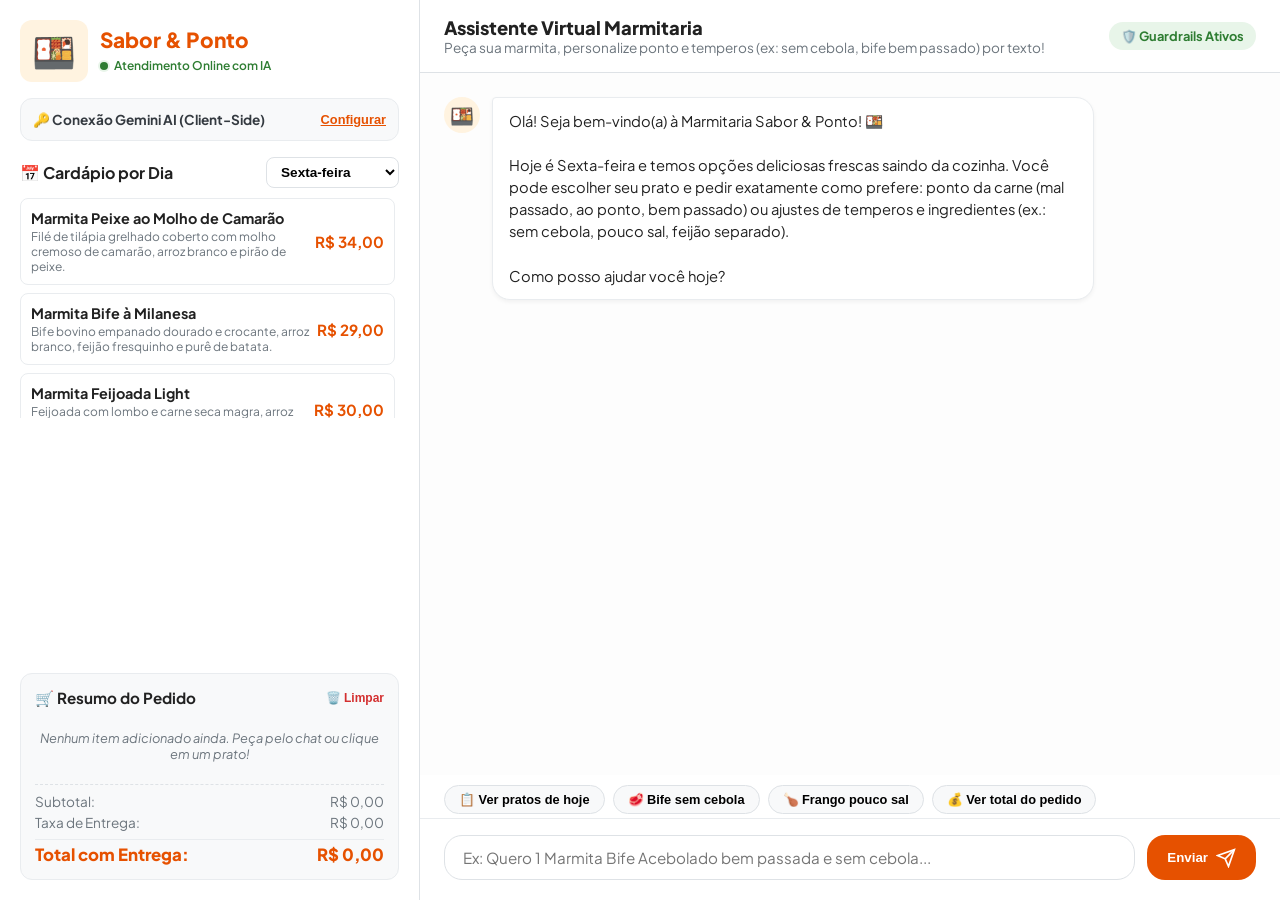
<file: index.html>
<!DOCTYPE html>
<html lang="pt-BR">
<head>
  <meta charset="UTF-8">
  <meta name="viewport" content="width=device-width, initial-scale=1.0">
  <title>Marmitaria Sabor & Ponto - Chatbot de Pedidos com IA</title>
  <link rel="stylesheet" href="style.css">
  <link rel="preconnect" href="https://fonts.googleapis.com">
  <link rel="preconnect" href="https://fonts.gstatic.com" crossorigin>
  <link href="https://fonts.googleapis.com/css2?family=Plus+Jakarta+Sans:wght@400;500;600;700;800&display=swap" rel="stylesheet">
</head>
<body>
  <div class="app-layout">
    <!-- Sidebar: Menu do Dia e Carrinho -->
    <aside class="sidebar">
      <div class="brand">
        <div class="brand-icon">🍱</div>
        <div class="brand-info">
          <h1>Sabor & Ponto</h1>
          <span class="status-badge"><span class="status-dot"></span> Atendimento Online com IA</span>
        </div>
      </div>

      <!-- Configurações de API -->
      <div class="api-card">
        <div class="api-card-header">
          <span class="api-title">🔑 Conexão Gemini AI (Client-Side)</span>
          <button id="toggle-api-settings" class="btn-text">Configurar</button>
        </div>
        <div id="api-settings-panel" class="api-settings hidden">
          <p class="api-help">Insira sua chave do Google Gemini para conversar com a LLM diretamente no seu navegador:</p>
          <div class="input-group">
            <input type="password" id="gemini-api-key" placeholder="AIzaSy..." autocomplete="off">
            <button id="save-key-btn" class="btn-sm">Salvar</button>
          </div>
          <div class="api-status-info" id="api-status-text">Modo offline/simulado ativo caso não forneça chave.</div>
        </div>
      </div>

      <!-- Cardápio por Dia da Semana -->
      <div class="menu-section">
        <div class="section-header">
          <h2>📅 Cardápio por Dia</h2>
          <select id="day-selector" class="day-select">
            <option value="segunda">Segunda-feira</option>
            <option value="terca">Terça-feira</option>
            <option value="quarta">Quarta-feira</option>
            <option value="quinta">Quinta-feira</option>
            <option value="sexta">Sexta-feira</option>
            <option value="sabado">Sábado</option>
            <option value="domingo">Domingo</option>
          </select>
        </div>
        <div id="menu-items-list" class="menu-items-list">
          <!-- Renderizado via JS -->
        </div>
      </div>

      <!-- Carrinho / Resumo do Pedido -->
      <div class="order-summary-card">
        <div class="summary-header">
          <h3>🛒 Resumo do Pedido</h3>
          <button id="clear-cart-btn" class="btn-clear" title="Limpar pedido">🗑️ Limpar</button>
        </div>
        <div id="order-items-list" class="order-items-list">
          <p class="empty-cart-msg">Nenhum item adicionado ainda. Peça pelo chat ou clique em um prato!</p>
        </div>
        <div class="order-totals">
          <div class="total-row">
            <span>Subtotal:</span>
            <span id="subtotal-val">R$ 0,00</span>
          </div>
          <div class="total-row">
            <span>Taxa de Entrega:</span>
            <span id="delivery-val">R$ 7,00</span>
          </div>
          <div class="total-row total-highlight">
            <span>Total com Entrega:</span>
            <span id="total-val">R$ 7,00</span>
          </div>
        </div>
      </div>
    </aside>

    <!-- Main: Chatbot Area -->
    <main class="chat-container">
      <header class="chat-header">
        <div class="chat-header-info">
          <h2>Assistente Virtual Marmitaria</h2>
          <p>Peça sua marmita, personalize ponto e temperos (ex: sem cebola, bife bem passado) por texto!</p>
        </div>
        <div class="guardrail-badge" title="Proteção de segurança contra prompt injection ativa">
          🛡️ Guardrails Ativos
        </div>
      </header>

      <!-- Mensagens do Chat -->
      <div class="chat-messages" id="chat-messages">
        <!-- Renderizado via JS -->
      </div>

      <!-- Sugestões Rápidas -->
      <div class="quick-prompts" id="quick-prompts">
        <button class="chip" data-prompt="Quais são as marmitas disponíveis hoje e os preços?">📋 Ver pratos de hoje</button>
        <button class="chip" data-prompt="Quero 1 Marmita Bife Acebolado com carne ao ponto e sem cebola">🥩 Bife sem cebola</button>
        <button class="chip" data-prompt="Quero 1 Frango Grelhado com pouco sal e feijão separado">🍗 Frango pouco sal</button>
        <button class="chip" data-prompt="Qual o valor total do meu pedido com entrega?">💰 Ver total do pedido</button>
      </div>

      <!-- Input do Chat -->
      <form id="chat-form" class="chat-input-area">
        <input 
          type="text" 
          id="chat-input" 
          placeholder="Ex: Quero 1 Marmita Bife Acebolado bem passada e sem cebola..." 
          autocomplete="off"
          required
        >
        <button type="submit" id="send-btn" class="send-btn">
          <span>Enviar</span>
          <svg width="20" height="20" viewBox="0 0 24 24" fill="none" stroke="currentColor" stroke-width="2"><path d="m22 2-7 20-4-9-9-4Z"/><path d="M22 2 11 13"/></svg>
        </button>
      </form>
    </main>
  </div>

  <script src="menu-data.js"></script>
  <script src="guardrails.js"></script>
  <script src="app.js"></script>
</body>
</html>
</file>
<file: style.css>
:root {
  --primary: #e65100;
  --primary-hover: #bf360c;
  --primary-light: #fff3e0;
  --accent: #2e7d32;
  --accent-light: #e8f5e9;
  --dark: #212121;
  --gray-100: #f8f9fa;
  --gray-200: #e9ecef;
  --gray-300: #dee2e6;
  --gray-600: #6c757d;
  --gray-800: #343a40;
  --white: #ffffff;
  --danger: #d32f2f;
  --danger-light: #ffebee;
  --shadow-sm: 0 2px 4px rgba(0,0,0,0.05);
  --shadow-md: 0 4px 12px rgba(0,0,0,0.08);
  --radius-sm: 8px;
  --radius-md: 12px;
  --radius-lg: 18px;
}

* {
  box-sizing: border-box;
  margin: 0;
  padding: 0;
}

body {
  font-family: 'Plus Jakarta Sans', system-ui, -apple-system, sans-serif;
  background-color: #f4f6f8;
  color: var(--dark);
  height: 100vh;
  overflow: hidden;
}

.app-layout {
  display: flex;
  height: 100vh;
  width: 100vw;
}

/* Sidebar */
.sidebar {
  width: 420px;
  min-width: 360px;
  background: var(--white);
  border-right: 1px solid var(--gray-300);
  display: flex;
  flex-direction: column;
  padding: 20px;
  gap: 16px;
  overflow-y: auto;
}

.brand {
  display: flex;
  align-items: center;
  gap: 12px;
}

.brand-icon {
  font-size: 2.2rem;
  background: var(--primary-light);
  padding: 8px 12px;
  border-radius: var(--radius-md);
}

.brand-info h1 {
  font-size: 1.3rem;
  font-weight: 800;
  color: var(--primary);
  line-height: 1.2;
}

.status-badge {
  display: inline-flex;
  align-items: center;
  gap: 6px;
  font-size: 0.75rem;
  color: var(--accent);
  font-weight: 600;
}

.status-dot {
  width: 8px;
  height: 8px;
  background-color: var(--accent);
  border-radius: 50%;
  box-shadow: 0 0 0 2px var(--accent-light);
}

/* API Settings */
.api-card {
  background: var(--gray-100);
  border: 1px solid var(--gray-200);
  border-radius: var(--radius-md);
  padding: 12px;
  font-size: 0.85rem;
}

.api-card-header {
  display: flex;
  justify-content: space-between;
  align-items: center;
}

.api-title {
  font-weight: 700;
  color: var(--gray-800);
}

.btn-text {
  background: none;
  border: none;
  color: var(--primary);
  font-weight: 600;
  cursor: pointer;
  text-decoration: underline;
  font-size: 0.8rem;
}

.api-settings {
  margin-top: 10px;
  display: flex;
  flex-direction: column;
  gap: 8px;
}

.api-settings.hidden {
  display: none;
}

.api-help {
  font-size: 0.75rem;
  color: var(--gray-600);
}

.input-group {
  display: flex;
  gap: 6px;
}

.input-group input {
  flex: 1;
  padding: 6px 10px;
  border: 1px solid var(--gray-300);
  border-radius: var(--radius-sm);
  font-size: 0.8rem;
}

.btn-sm {
  background: var(--primary);
  color: white;
  border: none;
  padding: 6px 12px;
  border-radius: var(--radius-sm);
  cursor: pointer;
  font-weight: 600;
}

.btn-sm:hover {
  background: var(--primary-hover);
}

.api-status-info {
  font-size: 0.75rem;
  color: var(--gray-600);
}

/* Menu Section */
.menu-section {
  display: flex;
  flex-direction: column;
  gap: 10px;
  flex: 1;
  min-height: 220px;
}

.section-header {
  display: flex;
  justify-content: space-between;
  align-items: center;
}

.section-header h2 {
  font-size: 1rem;
  font-weight: 700;
}

.day-select {
  padding: 6px 10px;
  border-radius: var(--radius-sm);
  border: 1px solid var(--gray-300);
  background: white;
  font-weight: 600;
  font-size: 0.85rem;
  cursor: pointer;
}

.menu-items-list {
  display: flex;
  flex-direction: column;
  gap: 8px;
  overflow-y: auto;
  max-height: 220px;
  padding-right: 4px;
}

.menu-item-card {
  border: 1px solid var(--gray-200);
  background: white;
  padding: 10px;
  border-radius: var(--radius-sm);
  cursor: pointer;
  transition: all 0.2s ease;
  display: flex;
  justify-content: space-between;
  align-items: center;
}

.menu-item-card:hover {
  border-color: var(--primary);
  background: var(--primary-light);
  transform: translateY(-1px);
}

.menu-item-info h4 {
  font-size: 0.9rem;
  font-weight: 700;
}

.menu-item-desc {
  font-size: 0.75rem;
  color: var(--gray-600);
  margin-top: 2px;
}

.menu-item-price {
  font-weight: 700;
  color: var(--primary);
  font-size: 0.95rem;
  white-space: nowrap;
}

/* Resumo do Pedido */
.order-summary-card {
  background: var(--gray-100);
  border: 1px solid var(--gray-200);
  border-radius: var(--radius-md);
  padding: 14px;
  display: flex;
  flex-direction: column;
  gap: 10px;
}

.summary-header {
  display: flex;
  justify-content: space-between;
  align-items: center;
}

.summary-header h3 {
  font-size: 0.95rem;
  font-weight: 700;
}

.btn-clear {
  background: none;
  border: none;
  font-size: 0.75rem;
  color: var(--danger);
  cursor: pointer;
  font-weight: 600;
}

.btn-clear:hover {
  text-decoration: underline;
}

.order-items-list {
  display: flex;
  flex-direction: column;
  gap: 8px;
  max-height: 160px;
  overflow-y: auto;
}

.empty-cart-msg {
  font-size: 0.8rem;
  color: var(--gray-600);
  text-align: center;
  padding: 12px 0;
  font-style: italic;
}

.cart-item {
  background: white;
  border: 1px solid var(--gray-200);
  border-radius: var(--radius-sm);
  padding: 8px;
  display: flex;
  flex-direction: column;
  gap: 4px;
  font-size: 0.85rem;
}

.cart-item-header {
  display: flex;
  justify-content: space-between;
  font-weight: 600;
}

.cart-item-customizations {
  font-size: 0.75rem;
  color: #c2410c;
  background: #fff7ed;
  padding: 2px 6px;
  border-radius: 4px;
  display: inline-block;
}

.order-totals {
  border-top: 1px dashed var(--gray-300);
  padding-top: 8px;
  display: flex;
  flex-direction: column;
  gap: 4px;
  font-size: 0.85rem;
}

.total-row {
  display: flex;
  justify-content: space-between;
  color: var(--gray-600);
}

.total-row.total-highlight {
  font-size: 1.05rem;
  font-weight: 800;
  color: var(--primary);
  margin-top: 4px;
  padding-top: 4px;
  border-top: 1px solid var(--gray-200);
}

/* Main Chat Container */
.chat-container {
  flex: 1;
  display: flex;
  flex-direction: column;
  background: #fdfdfd;
  height: 100vh;
}

.chat-header {
  background: white;
  border-bottom: 1px solid var(--gray-300);
  padding: 16px 24px;
  display: flex;
  justify-content: space-between;
  align-items: center;
}

.chat-header-info h2 {
  font-size: 1.15rem;
  font-weight: 800;
}

.chat-header-info p {
  font-size: 0.85rem;
  color: var(--gray-600);
}

.guardrail-badge {
  background: var(--accent-light);
  color: var(--accent);
  padding: 6px 12px;
  border-radius: 20px;
  font-size: 0.8rem;
  font-weight: 700;
  display: flex;
  align-items: center;
  gap: 6px;
}

.chat-messages {
  flex: 1;
  padding: 24px;
  overflow-y: auto;
  display: flex;
  flex-direction: column;
  gap: 16px;
}

.message {
  display: flex;
  gap: 12px;
  max-width: 80%;
}

.message.user {
  align-self: flex-end;
  flex-direction: row-reverse;
}

.message.bot {
  align-self: flex-start;
}

.avatar {
  width: 36px;
  height: 36px;
  border-radius: 50%;
  display: flex;
  align-items: center;
  justify-content: center;
  font-size: 1.2rem;
  flex-shrink: 0;
}

.message.bot .avatar {
  background: var(--primary-light);
}

.message.user .avatar {
  background: var(--gray-200);
}

.bubble {
  padding: 12px 16px;
  border-radius: var(--radius-lg);
  font-size: 0.92rem;
  line-height: 1.5;
  box-shadow: var(--shadow-sm);
  white-space: pre-wrap;
  word-break: break-word;
}

.message.bot .bubble {
  background: white;
  border: 1px solid var(--gray-200);
  color: var(--dark);
  border-top-left-radius: 4px;
}

.message.user .bubble {
  background: var(--primary);
  color: white;
  border-top-right-radius: 4px;
}

.message.guardrail-warning .bubble {
  background: var(--danger-light);
  border: 1px solid var(--danger);
  color: var(--danger);
}

/* Quick Prompts */
.quick-prompts {
  padding: 10px 24px 4px 24px;
  display: flex;
  gap: 8px;
  overflow-x: auto;
  background: white;
}

.chip {
  background: var(--gray-100);
  border: 1px solid var(--gray-300);
  border-radius: 20px;
  padding: 6px 14px;
  font-size: 0.8rem;
  font-weight: 600;
  cursor: pointer;
  white-space: nowrap;
  transition: all 0.2s ease;
}

.chip:hover {
  background: var(--primary-light);
  color: var(--primary);
  border-color: var(--primary);
}

/* Chat Input */
.chat-input-area {
  display: flex;
  padding: 16px 24px 20px 24px;
  gap: 12px;
  background: white;
  border-top: 1px solid var(--gray-200);
}

.chat-input-area input {
  flex: 1;
  padding: 12px 18px;
  border: 1px solid var(--gray-300);
  border-radius: var(--radius-lg);
  font-size: 0.95rem;
  outline: none;
  font-family: inherit;
  transition: border-color 0.2s ease;
}

.chat-input-area input:focus {
  border-color: var(--primary);
  box-shadow: 0 0 0 3px rgba(230, 81, 0, 0.15);
}

.send-btn {
  background: var(--primary);
  color: white;
  border: none;
  padding: 0 20px;
  border-radius: var(--radius-lg);
  font-weight: 700;
  display: flex;
  align-items: center;
  gap: 8px;
  cursor: pointer;
  transition: background 0.2s ease;
}

.send-btn:hover {
  background: var(--primary-hover);
}

/* Responsive */
@media (max-width: 900px) {
  .app-layout {
    flex-direction: column;
  }
  .sidebar {
    width: 100%;
    min-width: 100%;
    height: 40vh;
    border-right: none;
    border-bottom: 1px solid var(--gray-300);
  }
  .chat-container {
    height: 60vh;
  }
}
</file>
